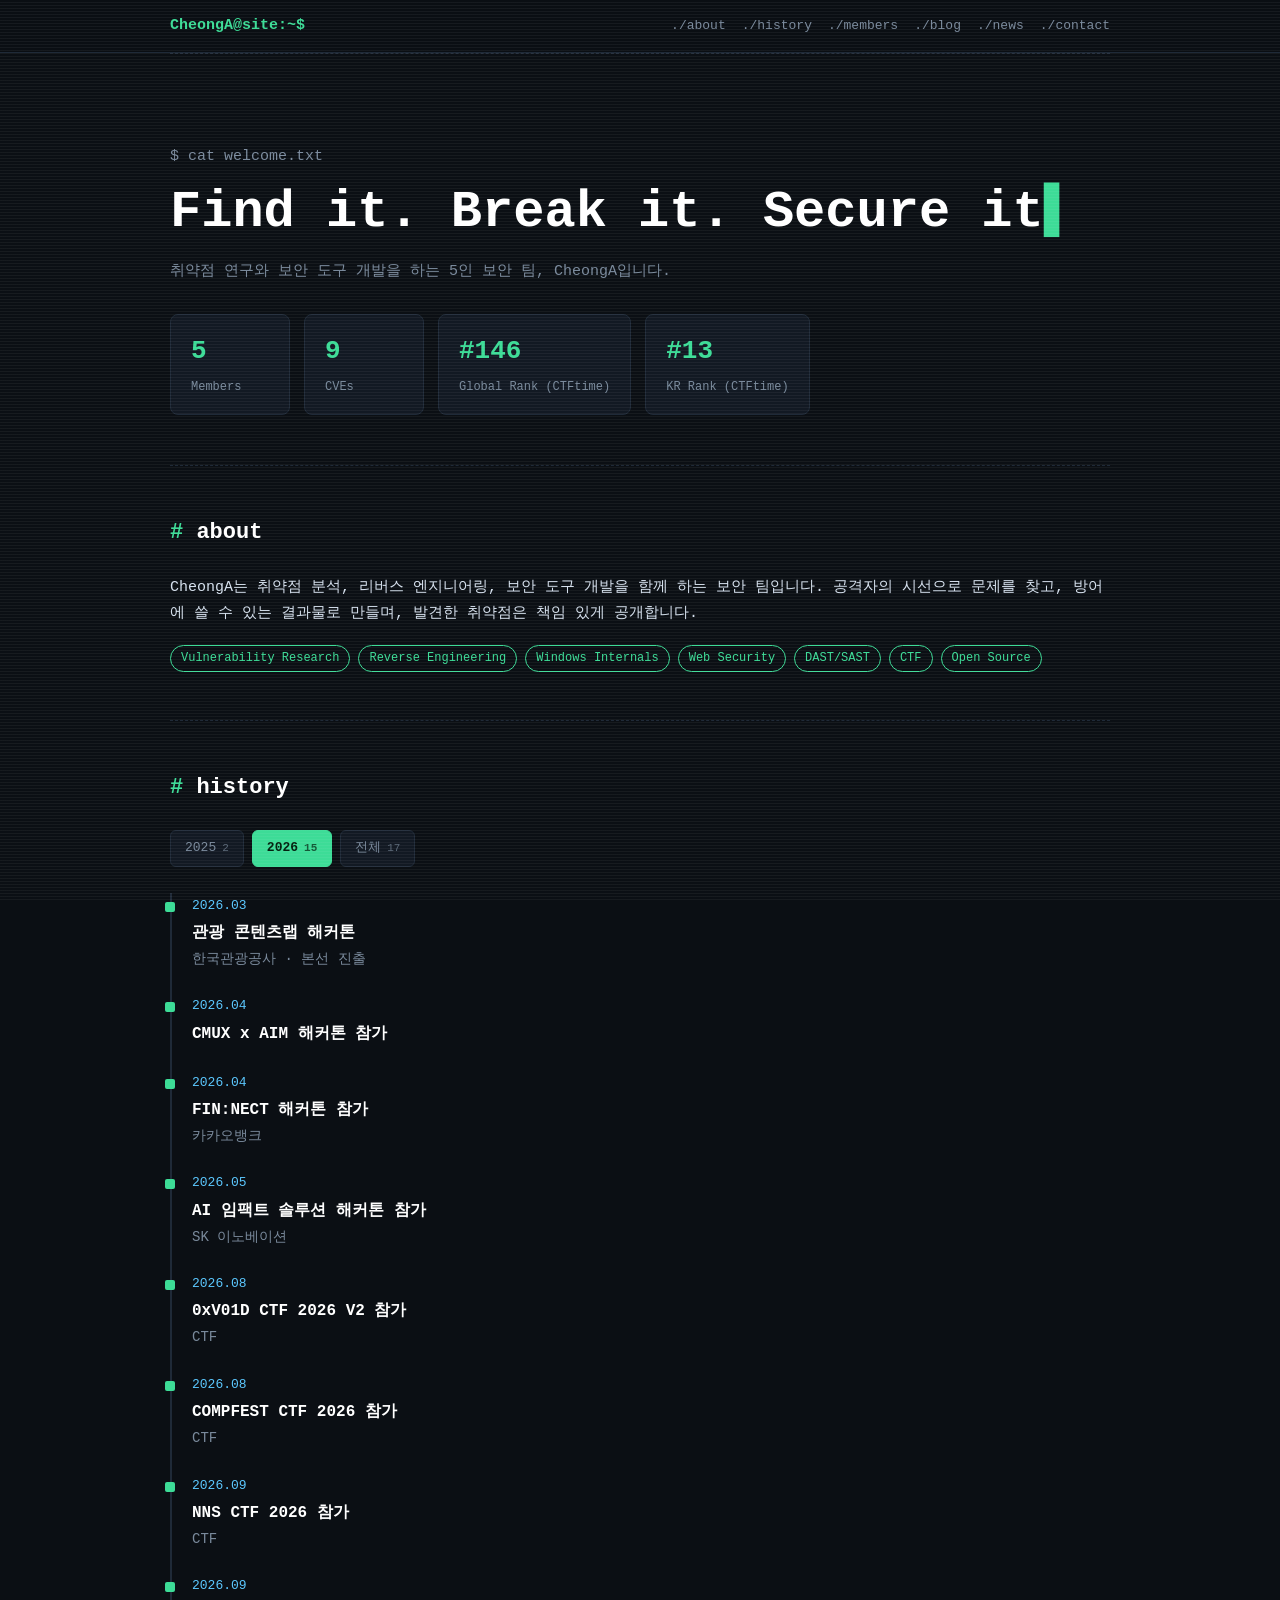
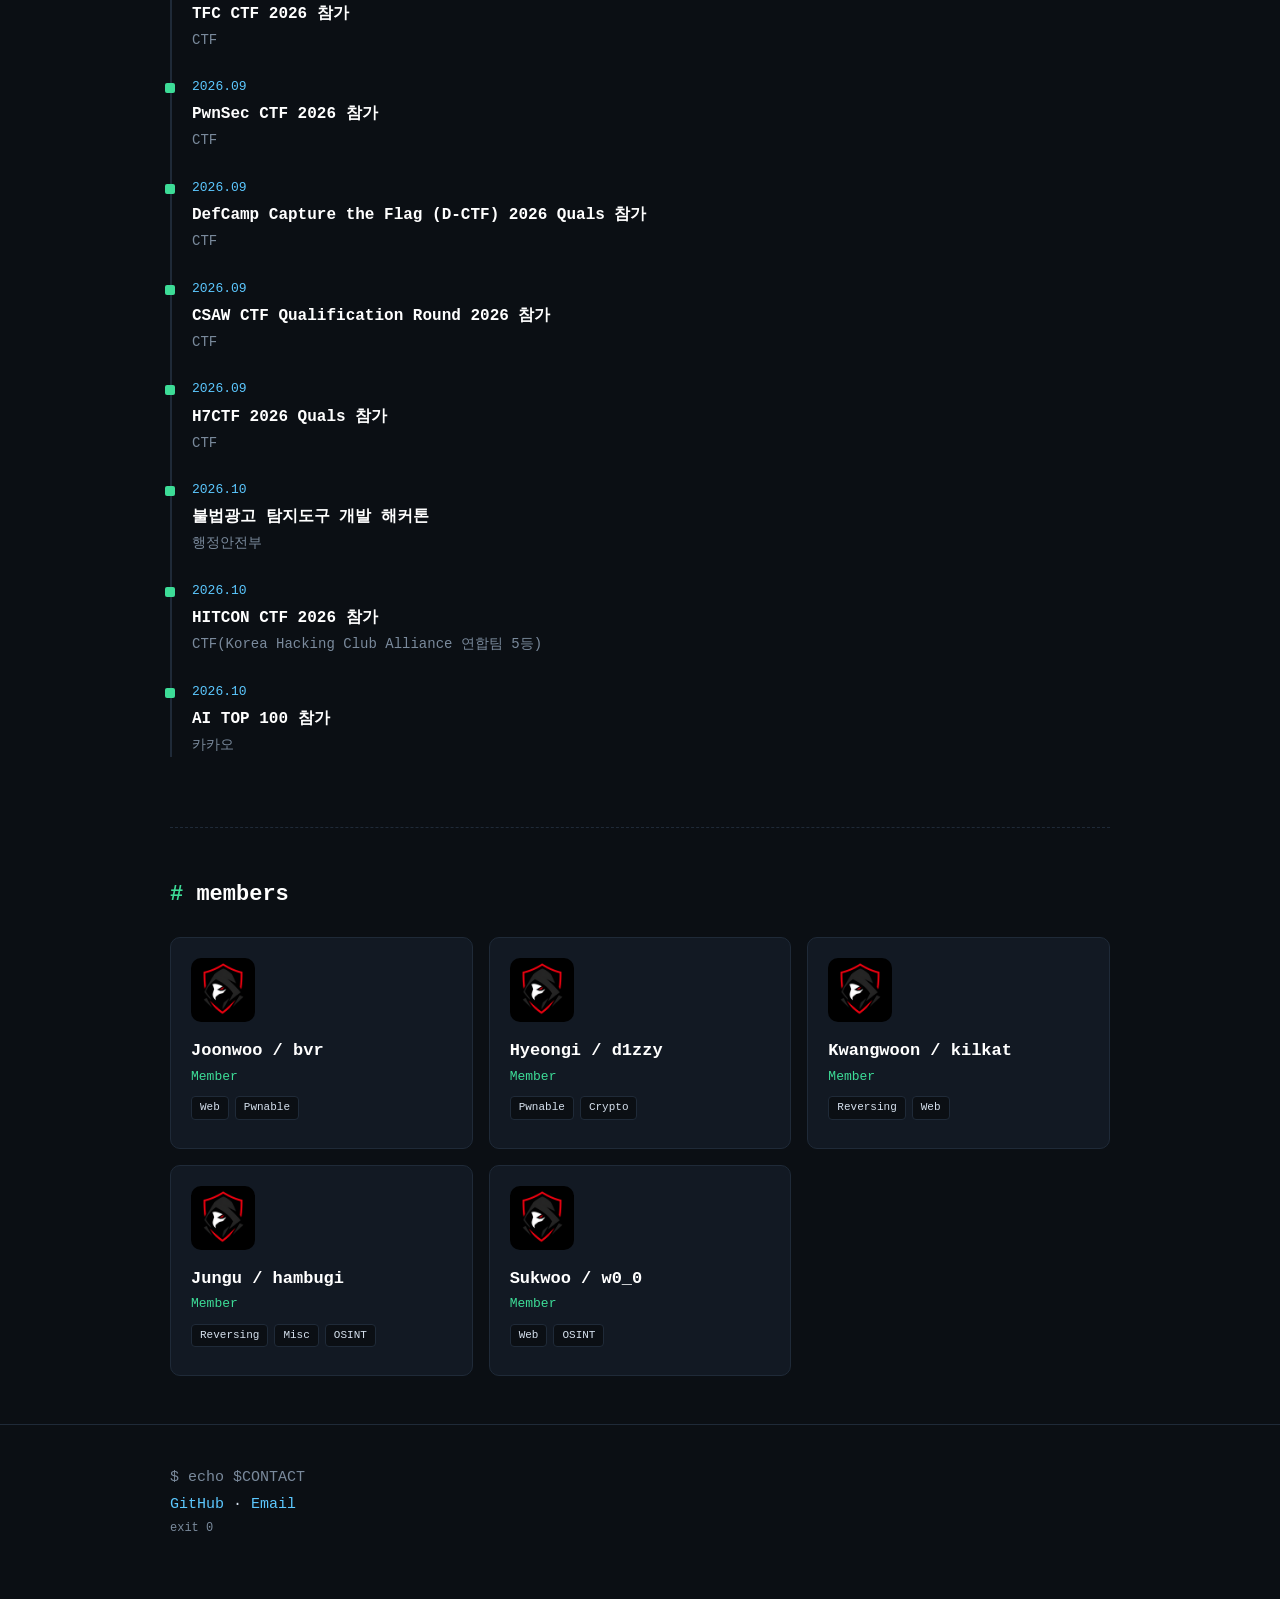
<file: index.html>
<!DOCTYPE html>
<html lang="ko">
<head>
<meta charset="UTF-8">
<meta name="viewport" content="width=device-width, initial-scale=1">
<title>CheongA</title>
<link rel="stylesheet" href="style.css?v=8">
</head>
<body>
<div class="scanlines"></div>

<header class="top">
  <div class="wrap">
    <a class="prompt" id="brand" href="./" title="CheongA">CheongA@site:~$</a>
    <nav>
      <a href="./#about">./about</a>
      <a href="./#history">./history</a>
      <a href="./#members">./members</a>
      <a href="blog.html">./blog</a>
      <a href="news.html">./news</a>
      <a href="./#contact">./contact</a>
    </nav>
  </div>
</header>

<main class="wrap">
  <section class="hero">
    <p class="muted">$ cat welcome.txt</p>
    <h1><span id="typed"></span><span class="cursor">▌</span></h1>
    <p id="desc" class="lead"></p>
    <div class="stats" id="stats"></div>
  </section>

  <section id="about">
    <h2><span class="hash">#</span> about</h2>
    <p id="about-text"></p>
    <div class="tags" id="tags"></div>
  </section>

  <section id="history">
    <h2><span class="hash">#</span> history</h2>
    <div class="tabs" id="year-tabs" role="tablist" aria-label="연도 선택"></div>
    <ol class="log" id="log" aria-live="polite"></ol>
  </section>

  <section id="members">
    <h2><span class="hash">#</span> members</h2>
    <div class="grid" id="grid"></div>
  </section>
</main>

<footer id="contact">
  <div class="wrap">
    <p class="muted">$ echo $CONTACT</p>
    <p id="contact-text"></p>
    <p class="muted small">exit 0</p>
  </div>
</footer>

<script src="app.js?v=11"></script>
</body>
</html>
</file>
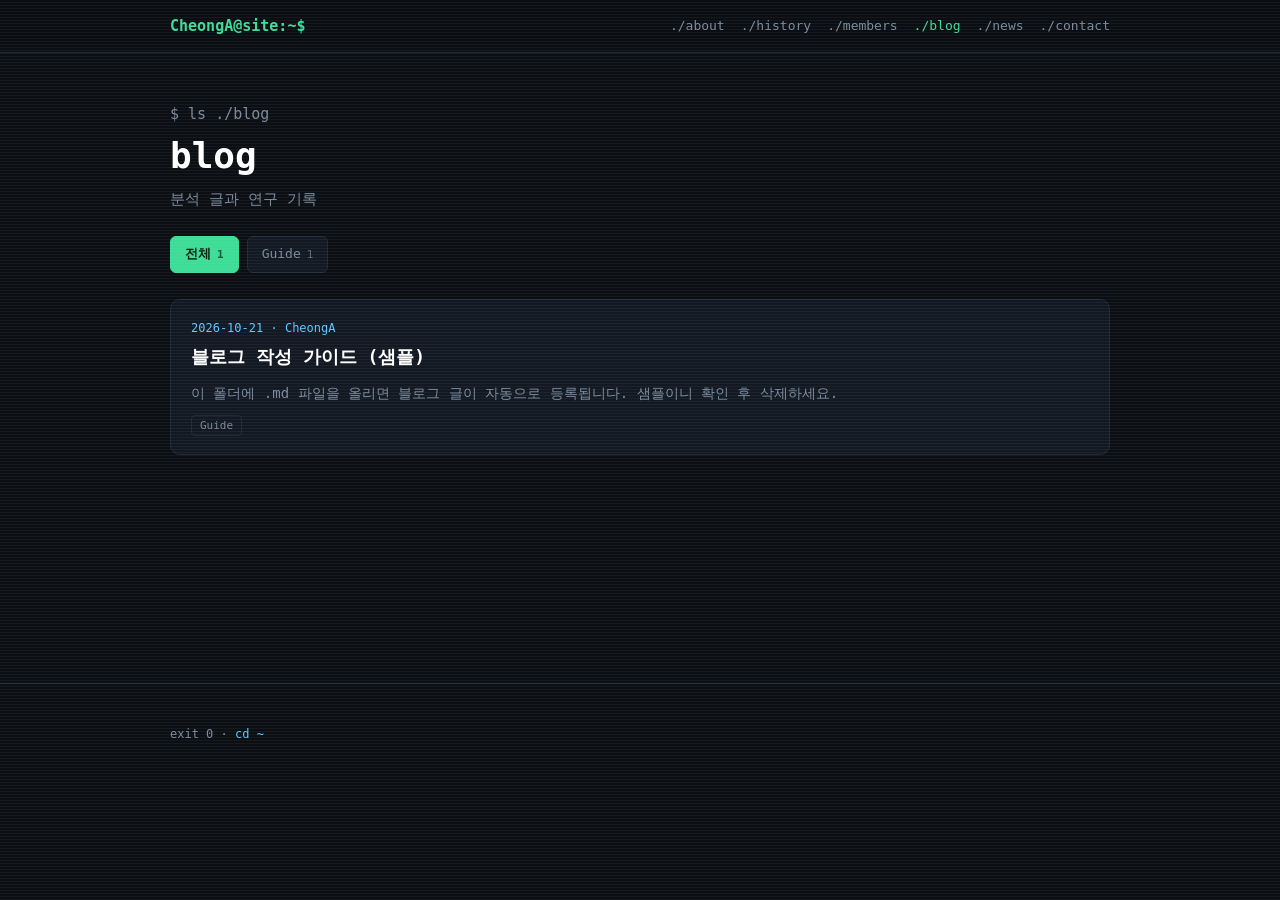
<file: blog.html>
<!DOCTYPE html>
<html lang="ko">
<head>
<meta charset="UTF-8">
<meta name="viewport" content="width=device-width, initial-scale=1">
<title>Blog · CheongA</title>
<link rel="stylesheet" href="style.css?v=8">
</head>
<body data-page="blog">
<div class="scanlines"></div>

<header class="top">
  <div class="wrap">
    <a class="prompt" id="brand" href="./" title="CheongA">CheongA@site:~$</a>
    <nav>
      <a href="./#about">./about</a>
      <a href="./#history">./history</a>
      <a href="./#members">./members</a>
      <a href="blog.html" class="on">./blog</a>
      <a href="news.html">./news</a>
      <a href="./#contact">./contact</a>
    </nav>
  </div>
</header>

<main class="wrap page">
  <p class="muted">$ ls ./blog</p>
  <h1>blog</h1>
  <p class="sub">분석 글과 연구 기록</p>
  <div class="tabs" id="filters" aria-label="태그 필터"></div>
  <ul class="plist" id="list"></ul>
</main>

<footer>
  <div class="wrap">
    <p class="muted small">exit 0 · <a href="./">cd ~</a></p>
  </div>
</footer>

<script src="posts.js?v=6"></script>
</body>
</html>
</file>
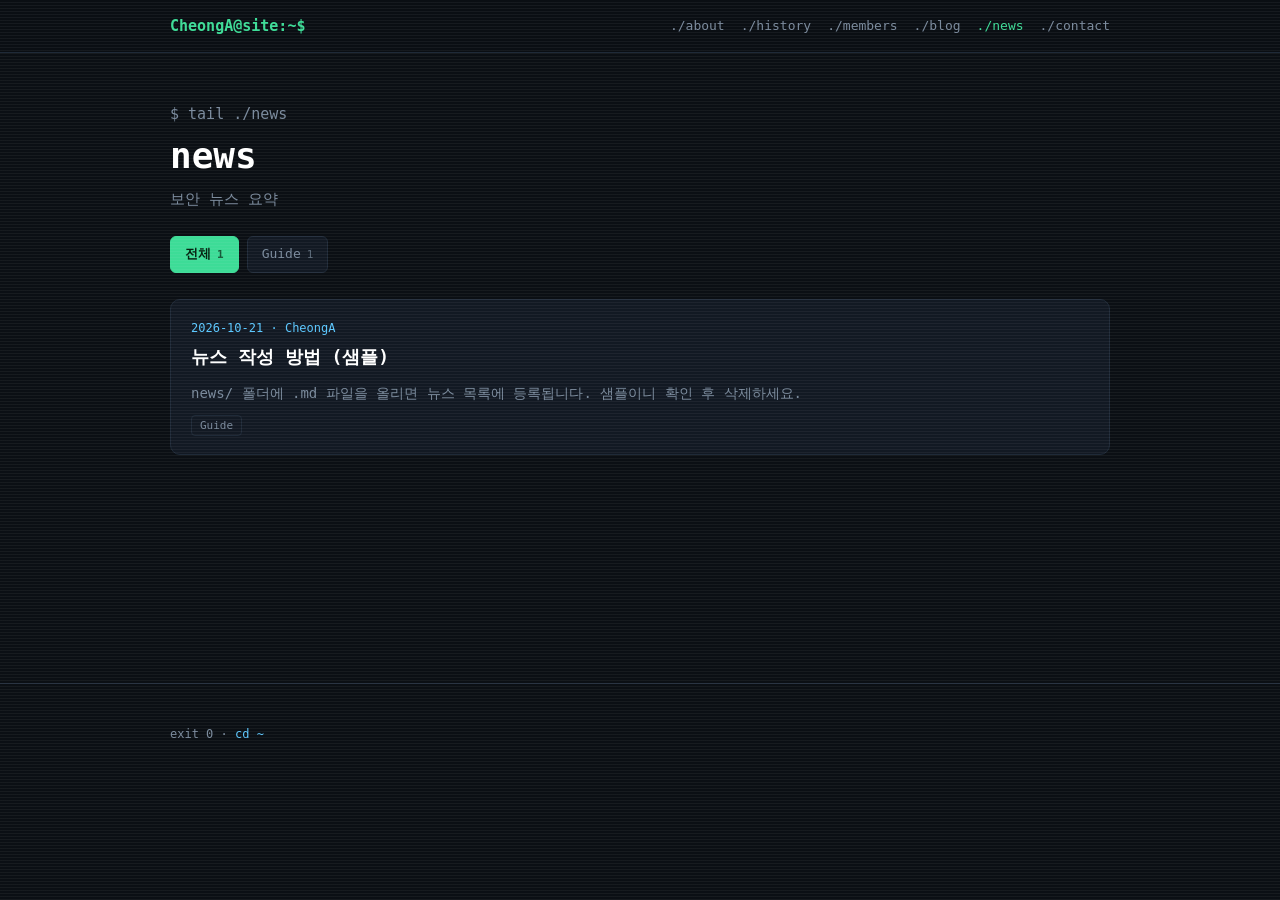
<file: news.html>
<!DOCTYPE html>
<html lang="ko">
<head>
<meta charset="UTF-8">
<meta name="viewport" content="width=device-width, initial-scale=1">
<title>News · CheongA</title>
<link rel="stylesheet" href="style.css?v=8">
</head>
<body data-page="news">
<div class="scanlines"></div>

<header class="top">
  <div class="wrap">
    <a class="prompt" id="brand" href="./" title="CheongA">CheongA@site:~$</a>
    <nav>
      <a href="./#about">./about</a>
      <a href="./#history">./history</a>
      <a href="./#members">./members</a>
      <a href="blog.html">./blog</a>
      <a href="news.html" class="on">./news</a>
      <a href="./#contact">./contact</a>
    </nav>
  </div>
</header>

<main class="wrap page">
  <p class="muted">$ tail ./news</p>
  <h1>news</h1>
  <p class="sub">보안 뉴스 요약</p>
  <div class="tabs" id="filters" aria-label="태그 필터"></div>
  <ul class="plist" id="list"></ul>
</main>

<footer>
  <div class="wrap">
    <p class="muted small">exit 0 · <a href="./">cd ~</a></p>
  </div>
</footer>

<script src="posts.js?v=6"></script>
</body>
</html>
</file>
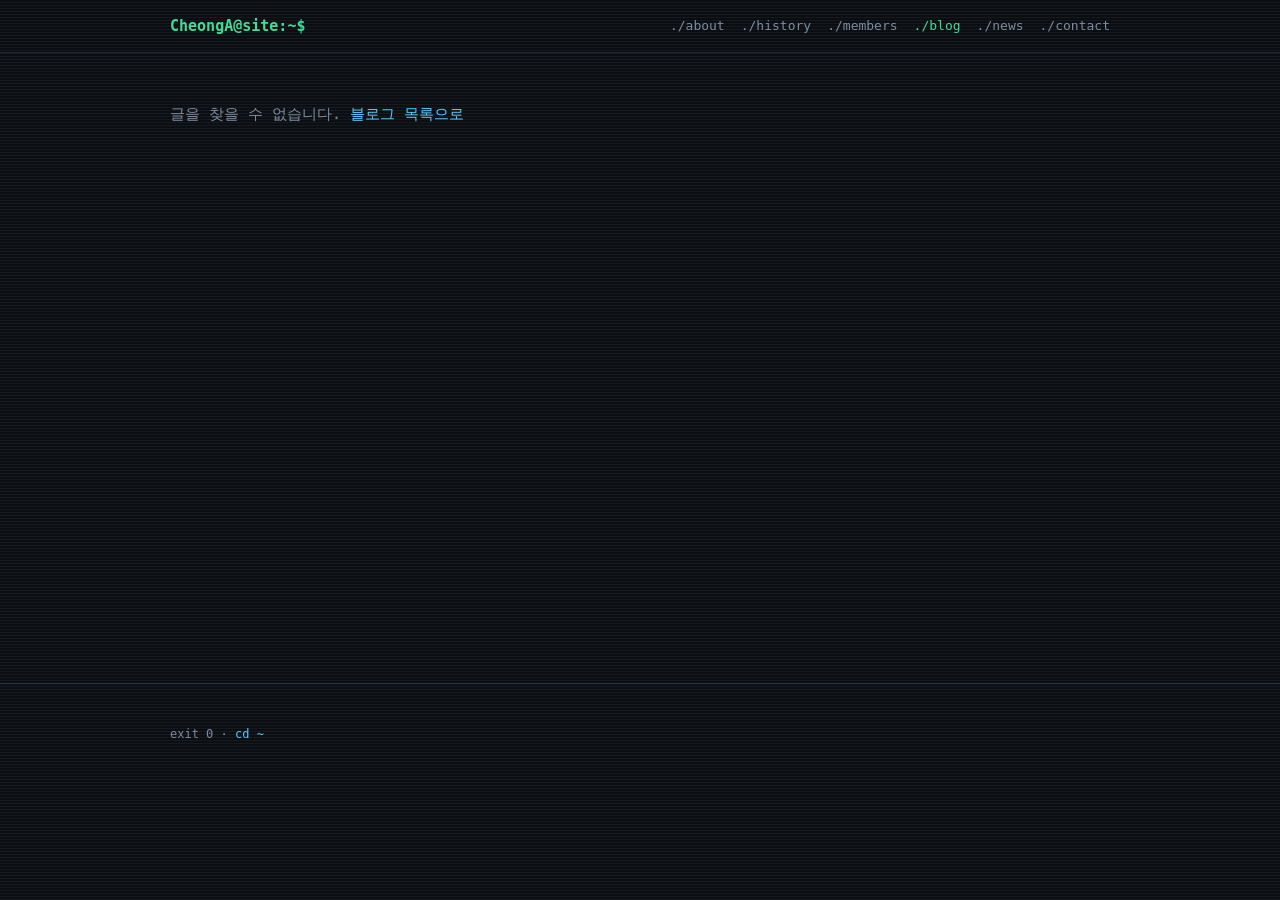
<file: post.html>
<!DOCTYPE html>
<html lang="ko">
<head>
<meta charset="UTF-8">
<meta name="viewport" content="width=device-width, initial-scale=1">
<title>Post · CheongA</title>
<link rel="stylesheet" href="style.css?v=8">
</head>
<body data-page="post">
<div class="scanlines"></div>

<header class="top">
  <div class="wrap">
    <a class="prompt" id="brand" href="./" title="CheongA">CheongA@site:~$</a>
    <nav>
      <a href="./#about">./about</a>
      <a href="./#history">./history</a>
      <a href="./#members">./members</a>
      <a href="blog.html" class="on">./blog</a>
      <a href="news.html">./news</a>
      <a href="./#contact">./contact</a>
    </nav>
  </div>
</header>

<main class="wrap page">
  <div id="post"><p class="none">loading...</p></div>
</main>

<footer>
  <div class="wrap">
    <p class="muted small">exit 0 · <a href="./">cd ~</a></p>
  </div>
</footer>

<script src="posts.js?v=6"></script>
</body>
</html>
</file>
<file: style.css>
:root{
  --bg:#0b0f14; --panel:#121923; --line:#1f2a38;
  --fg:#d6e1ee; --muted:#7a8a9c; --accent:#3ddc97; --accent2:#5cc8ff;
}
*{box-sizing:border-box;margin:0;padding:0}
html{scroll-behavior:smooth}
body{
  background:var(--bg);color:var(--fg);
  font-family:"JetBrains Mono","Fira Code",ui-monospace,SFMono-Regular,Menlo,Consolas,"Noto Sans KR",monospace;
  line-height:1.75;font-size:15px;
}
.wrap{max-width:980px;margin:0 auto;padding:0 20px}
.muted{color:var(--muted)} .small{font-size:12px}
a{color:var(--accent2);text-decoration:none}
a:hover{color:var(--accent)}

.scanlines{
  pointer-events:none;position:fixed;inset:0;z-index:50;opacity:.05;
  background:repeating-linear-gradient(0deg,#fff 0,#fff 1px,transparent 1px,transparent 3px);
}

.top{position:sticky;top:0;z-index:20;background:rgba(11,15,20,.92);backdrop-filter:blur(6px);border-bottom:1px solid var(--line)}
.top .wrap{display:flex;justify-content:space-between;align-items:center;flex-wrap:wrap;gap:4px 16px;min-height:52px;padding-top:8px;padding-bottom:8px}
.prompt{color:var(--accent);font-weight:700;white-space:nowrap}
.top nav{display:flex;flex-wrap:wrap;gap:2px 16px}
.top nav a{font-size:13px;color:var(--muted);padding:4px 0;white-space:nowrap}
.top nav a:hover{color:var(--accent)}

.hero{padding:90px 0 50px}
.hero h1{font-size:clamp(28px,6vw,52px);line-height:1.25;margin:10px 0 14px;color:#fff}
.cursor{color:var(--accent);animation:blink 1s steps(1) infinite}
@keyframes blink{50%{opacity:0}}
.lead{color:var(--muted);max-width:620px}

.stats{display:flex;gap:14px;flex-wrap:wrap;margin-top:28px}
.stat{border:1px solid var(--line);background:var(--panel);border-radius:8px;padding:14px 20px;min-width:120px}
.stat b{display:block;font-size:26px;color:var(--accent)}
.stat span{font-size:12px;color:var(--muted)}

section{padding:48px 0;border-top:1px dashed var(--line)}
h2{font-size:22px;margin-bottom:22px;color:#fff}
.hash{color:var(--accent)}

.tags{display:flex;flex-wrap:wrap;gap:8px;margin-top:18px}
.tag{font-size:12px;border:1px solid var(--accent);color:var(--accent);padding:2px 10px;border-radius:999px}

.log{list-style:none;border-left:2px solid var(--line);padding-left:20px}
.log li{position:relative;margin-bottom:22px}
.log li::before{content:"";position:absolute;left:-27px;top:9px;width:10px;height:10px;background:var(--accent);border-radius:2px}
.log time{color:var(--accent2);font-size:13px}
.log h3{font-size:16px;color:#fff}
.log p{color:var(--muted);font-size:14px}

.grid{display:grid;grid-template-columns:repeat(auto-fill,minmax(230px,1fr));gap:16px}
.card{background:var(--panel);border:1px solid var(--line);border-radius:10px;padding:20px;transition:.2s}
.card:hover{border-color:var(--accent);transform:translateY(-3px)}
.avatar{width:64px;height:64px;border-radius:10px;background:linear-gradient(135deg,var(--accent),var(--accent2));color:#04210f;font-weight:800;font-size:26px;display:flex;align-items:center;justify-content:center;margin-bottom:14px;object-fit:cover}
.card h3{font-size:17px;color:#fff}
.role{color:var(--accent);font-size:13px}
.bio{color:var(--muted);font-size:13px;margin:8px 0}
.skills{display:flex;flex-wrap:wrap;gap:6px;margin:8px 0}
.skills span{font-size:11px;background:#0b0f14;border:1px solid var(--line);padding:1px 8px;border-radius:4px;color:var(--fg)}
.card .links a{font-size:12px;margin-right:10px}

footer{border-top:1px solid var(--line);padding:40px 0 60px}

/* ---- 연혁 연도 탭 ---- */
.tabs{display:flex;flex-wrap:wrap;gap:8px;margin-bottom:26px}
.tab{font:inherit;font-size:13px;cursor:pointer;color:var(--muted);background:var(--panel);border:1px solid var(--line);border-radius:6px;padding:6px 14px;transition:.15s}
.tab:hover{color:var(--fg);border-color:var(--accent2)}
.tab[aria-selected="true"],.tab[aria-pressed="true"]{color:#04210f;background:var(--accent);border-color:var(--accent);font-weight:700}
.tab:focus-visible{outline:2px solid var(--accent2);outline-offset:2px}
.tab .n{margin-left:6px;font-size:11px;opacity:.7}
.tab.zero:not([aria-selected="true"]){opacity:.5}
.log li.year-head{color:var(--accent);font-weight:700;font-size:15px;margin:6px 0 14px}
.log li.year-head::before{display:none}
.log li.empty{color:var(--muted);font-size:14px}
.log li.empty::before{display:none}

/* ---- CTFtime 랭킹 카드 (a.stat) ---- */
a.stat{display:block;color:inherit}
a.stat:hover{border-color:var(--accent)}

/* ---- 블로그 / 뉴스 / 글 ---- */
.top nav a.on{color:var(--accent)}
.page{padding:48px 20px 80px;min-height:70vh}
.page h1{font-size:clamp(26px,5vw,36px);color:#fff;margin:6px 0 6px;line-height:1.3}
.page .sub{color:var(--muted);margin-bottom:24px}
.plist{list-style:none;display:grid;gap:14px}
.pitem{border:1px solid var(--line);background:var(--panel);border-radius:10px;padding:18px 20px;transition:.2s}
.pitem{position:relative;cursor:pointer}
.pitem:hover{border-color:var(--accent)}
.pitem h2 a::after{content:"";position:absolute;inset:0;border-radius:10px}
.pitem:hover h2 a{color:var(--accent)}
.pitem h2{font-size:18px;margin:2px 0 8px}
.pitem h2 a{color:#fff}
.pitem h2 a:hover{color:var(--accent)}
.pmeta{font-size:12px;color:var(--accent2)}
.psum{color:var(--muted);font-size:14px;margin:0}
.ptags{display:flex;flex-wrap:wrap;gap:6px;margin-top:10px}
.ptags span{font-size:11px;border:1px solid var(--line);padding:0 8px;border-radius:4px;color:var(--muted)}
.none{color:var(--muted)}
.back{margin-top:40px}
.src{margin-top:24px}
.prose{max-width:760px;word-break:break-word}
.prose h2,.prose h3,.prose h4,.prose h5{color:#fff;margin:30px 0 12px;line-height:1.4}
.prose h2{font-size:22px}.prose h3{font-size:18px}.prose h4,.prose h5{font-size:16px}
.prose p{margin:0 0 16px}
.prose a{text-decoration:underline}
.prose ul,.prose ol{margin:0 0 16px;padding-left:24px}
.prose blockquote{border-left:3px solid var(--accent);padding:2px 16px;color:var(--muted);margin:0 0 16px}
.prose pre{background:#080b10;border:1px solid var(--line);border-radius:8px;padding:14px 16px;overflow-x:auto;margin:0 0 18px;font-size:13px;line-height:1.6}
.prose code{background:#0b0f14;border:1px solid var(--line);border-radius:4px;padding:1px 6px;font-size:.9em}
.prose pre code{background:none;border:0;padding:0;font-size:inherit}
.prose img{max-width:100%;border-radius:8px;border:1px solid var(--line)}
.prose hr{border:0;border-top:1px dashed var(--line);margin:28px 0}
.prose .tbl{overflow-x:auto;margin-bottom:18px}
.prose table{border-collapse:collapse;font-size:14px}
.prose th,.prose td{border:1px solid var(--line);padding:6px 12px;text-align:left}
.prose th{background:var(--panel);color:#fff}
.pitem .prose p:last-child,.pitem .prose pre:last-child{margin-bottom:0}

/* ---- 모바일 navbar / 앵커 위치 ---- */
section,footer{scroll-margin-top:96px}
@media (max-width:600px){
  section,footer{scroll-margin-top:124px}
  .top .wrap{flex-direction:column;align-items:flex-start;gap:0;padding-top:10px;padding-bottom:4px}
  .top nav{display:grid;grid-template-columns:repeat(3,auto);justify-content:space-between;width:100%;gap:0 12px}
  .top nav a{padding:6px 0}
  .page{padding-top:32px}
}
</file>
